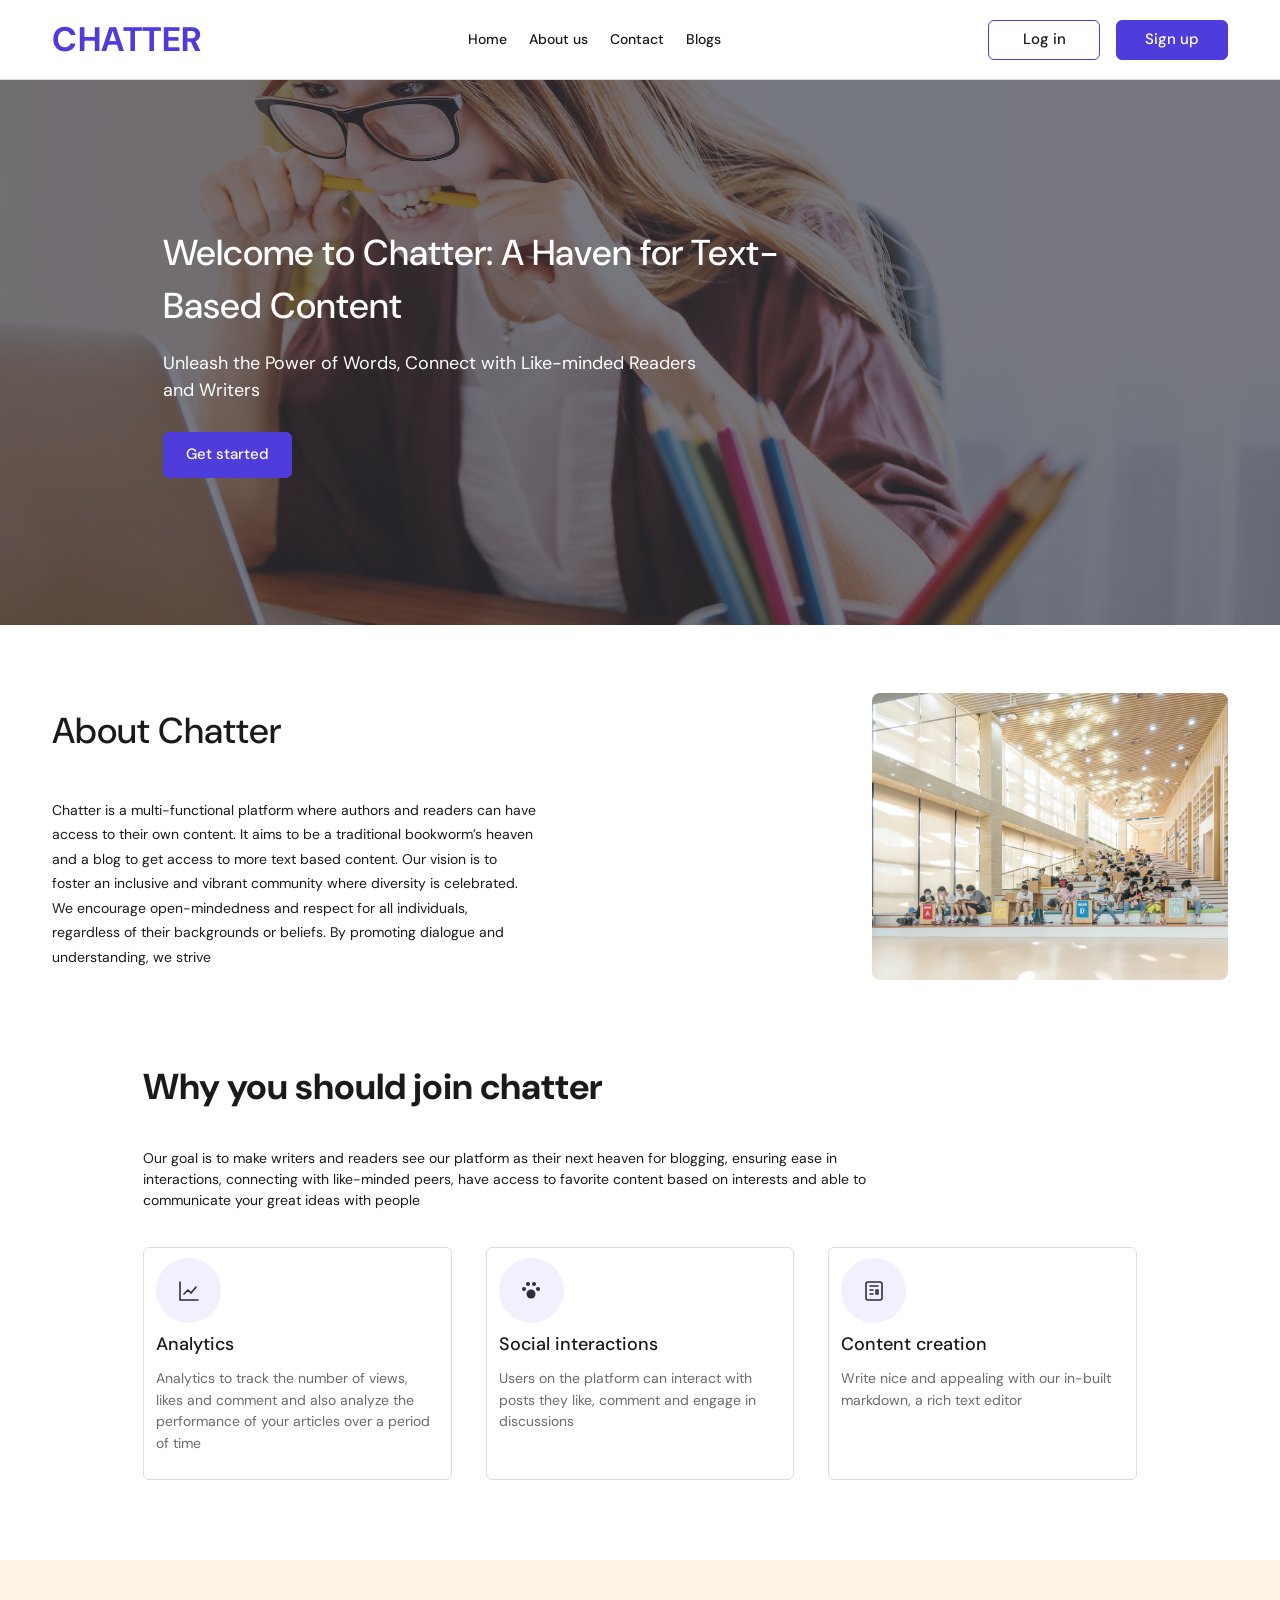
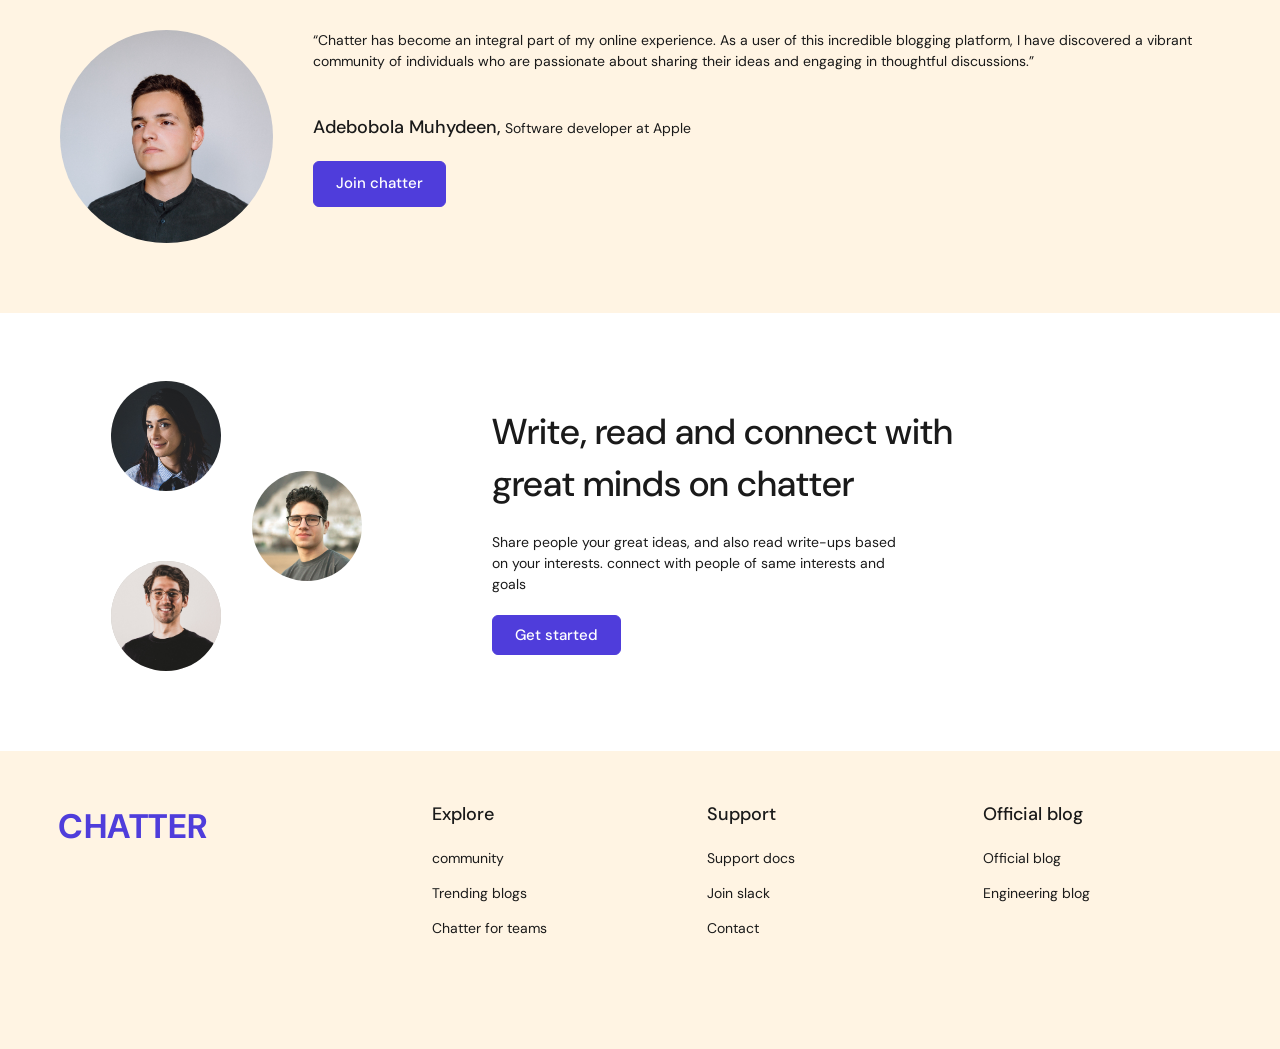
<file: index.html>
<!doctype html>
<html lang="en">
  <head>
    <meta charset="UTF-8" />
    <meta name="viewport" content="width=device-width, initial-scale=1" />
    <title>Chatter: A Haven for Text-Based Content</title>
    <link rel="preconnect" href="https://fonts.googleapis.com" />
    <link rel="preconnect" href="https://fonts.gstatic.com" crossorigin />
    <link
      href="https://fonts.googleapis.com/css2?family=DM+Sans:wght@400;500;700&display=swap"
      rel="stylesheet"
    />
    <link rel="stylesheet" href="style.css" />
  </head>
  <body>
    <header class="navbar">
      <a href="#" class="logo">CHATTER</a>
      <nav class="nav-links" aria-label="Main">
        <a href="#">Home</a>
        <a href="#about">About us</a>
        <a href="#contact">Contact</a>
        <a href="#">Blogs</a>
      </nav>
      <div class="nav-actions">
        <a href="#" class="btn btn-outline">Log in</a>
        <a href="#" class="btn btn-primary">Sign up</a>
      </div>
    </header>

    <main>
      <!-- Hero -->
      <section class="hero">
        <div class="hero-content">
          <h1>Welcome to Chatter: A Haven for Text-Based Content</h1>
          <p>
            Unleash the Power of Words, Connect with Like-minded Readers and
            Writers
          </p>
          <a href="#" class="btn btn-primary">Get started</a>
        </div>
      </section>

      <!-- About -->
      <section class="about" id="about">
        <div class="about-text">
          <h2>About Chatter</h2>
          <p>
            Chatter is a multi-functional platform where authors and readers can
            have access to their own content. It aims to be a traditional
            bookworm’s heaven and a blog to get access to more text based
            content. Our vision is to foster an inclusive and vibrant community
            where diversity is celebrated. We encourage open-mindedness and
            respect for all individuals, regardless of their backgrounds or
            beliefs. By promoting dialogue and understanding, we strive
          </p>
        </div>
        <img
          class="about-img"
          src="images/slide_pic2.jpg"
          alt="Readers sitting on a tiered library staircase"
        />
      </section>

      <!-- Why join -->
      <section class="why">
        <h2>Why you should join chatter</h2>
        <p class="why-intro">
          Our goal is to make writers and readers see our platform as their next
          heaven for blogging, ensuring ease in interactions, connecting with
          like-minded peers, have access to favorite content based on interests
          and able to communicate your great ideas with people
        </p>

        <div class="cards">
          <article class="card">
            <div class="icon">
              <svg
                width="24"
                height="24"
                viewBox="0 0 24 24"
                fill="none"
                stroke="currentColor"
                stroke-width="1.6"
                stroke-linecap="round"
                stroke-linejoin="round"
                aria-hidden="true"
              >
                <path d="M3 3v18h18" />
                <path d="m7 15 4-4 3 3 5-6" />
              </svg>
            </div>
            <h3>Analytics</h3>
            <p>
              Analytics to track the number of views, likes and comment and also
              analyze the performance of your articles over a period of time
            </p>
          </article>

          <article class="card">
            <div class="icon">
              <svg
                width="24"
                height="24"
                viewBox="0 0 24 24"
                fill="currentColor"
                aria-hidden="true"
              >
                <circle cx="12" cy="15" r="4.5" />
                <circle cx="5" cy="10" r="2" />
                <circle cx="19" cy="10" r="2" />
                <circle cx="9" cy="5" r="2" />
                <circle cx="15" cy="5" r="2" />
              </svg>
            </div>
            <h3>Social interactions</h3>
            <p>
              Users on the platform can interact with posts they like, comment
              and engage in discussions
            </p>
          </article>

          <article class="card">
            <div class="icon">
              <svg
                width="24"
                height="24"
                viewBox="0 0 24 24"
                fill="none"
                stroke="currentColor"
                stroke-width="1.6"
                stroke-linecap="round"
                stroke-linejoin="round"
                aria-hidden="true"
              >
                <rect x="4" y="3" width="16" height="18" rx="2" />
                <path d="M8 7h8M8 11h3M8 15h3M14 11h2v4h-2z" />
              </svg>
            </div>
            <h3>Content creation</h3>
            <p>
              Write nice and appealing with our in-built markdown, a rich text
              editor
            </p>
          </article>
        </div>
      </section>

      <!-- Testimonial -->
      <section class="testimonial">
        <img
          class="avatar-lg"
          src="images/tobi.jpg"
          alt="Portrait of Adebobola Muhydeen"
        />
        <div class="testimonial-body">
          <blockquote>
            “Chatter has become an integral part of my online experience. As a
            user of this incredible blogging platform, I have discovered a
            vibrant community of individuals who are passionate about sharing
            their ideas and engaging in thoughtful discussions.”
          </blockquote>
          <p class="author">
            <strong>Adebobola Muhydeen,</strong>
            <span>Software developer at Apple</span>
          </p>
          <a href="#" class="btn btn-primary">Join chatter</a>
        </div>
      </section>

      <!-- CTA -->
      <section class="cta">
        <div class="avatars" aria-hidden="true">
          <img class="av av1" src="images/mercy.jpg" alt="" />
          <img class="av av2" src="images/joshua.jpg" alt="" />
          <img class="av av3" src="images/chris.jpg" alt="" />
        </div>
        <div class="cta-text">
          <h2>Write, read and connect with great minds on chatter</h2>
          <p>
            Share people your great ideas, and also read write-ups based on your
            interests. connect with people of same interests and goals
          </p>
          <a href="#" class="btn btn-primary">Get started</a>
        </div>
      </section>
    </main>

    <footer class="footer" id="contact">
      <a href="#" class="logo">CHATTER</a>
      <div class="footer-col">
        <h4>Explore</h4>
        <a href="#">community</a>
        <a href="#">Trending blogs</a>
        <a href="#">Chatter for teams</a>
      </div>
      <div class="footer-col">
        <h4>Support</h4>
        <a href="#">Support docs</a>
        <a href="#">Join slack</a>
        <a href="#">Contact</a>
      </div>
      <div class="footer-col">
        <h4>Official blog</h4>
        <a href="#">Official blog</a>
        <a href="#">Engineering blog</a>
      </div>
    </footer>
  </body>
</html>
</file>
<file: style.css>
:root {
  --brand: #4f3ddb;
  --brand-dark: #3f2fc0;
  --ink: #1a1a1a;
  --muted: #6b6b6b;
  --cream: #fff4e3;
  --tint: #f1f0fd;
  --border: #dcdce4;
  --font: "DM Sans", system-ui, -apple-system, "Segoe UI", sans-serif;
}

*, *::before, *::after { box-sizing: border-box; }

html { scroll-behavior: smooth; }

body {
  margin: 0;
  font-family: var(--font);
  color: var(--ink);
  background: #fff;
  line-height: 1.5;
}

img { max-width: 100%; display: block; }
a { color: inherit; text-decoration: none; }
h1, h2, h3, h4, p { margin: 0; }

a:focus-visible, .btn:focus-visible {
  outline: 3px solid var(--brand);
  outline-offset: 3px;
}

/* ---------- Buttons ---------- */
.btn {
  display: inline-flex;
  align-items: center;
  justify-content: center;
  padding: 0 22px;
  height: 46px;
  border-radius: 6px;
  font: 500 15px/1 var(--font);
  border: 1.5px solid var(--brand);
  cursor: pointer;
  transition: background-color .15s ease, color .15s ease;
}
.btn-primary { background: var(--brand); color: #fff; }
.btn-primary:hover { background: var(--brand-dark); }
.btn-outline { background: #fff; color: var(--ink); }
.btn-outline:hover { background: var(--tint); }

.logo {
  font-family: "DM Sans", sans-serif;;
  font-size: 34px;
  font-weight: 700;
  letter-spacing: .5px;
  color: var(--brand);
}

/* ---------- Navbar ---------- */
.navbar {
  display: flex;
  align-items: center;
  justify-content: space-between;
  gap: 24px;
  padding: 14px 52px;
  background: #fff;
  border-bottom: 1px solid var(--border);
}
.nav-links { display: flex; gap: 22px; font-size: 14px; font-weight: 500; }
.nav-links a:hover { color: var(--brand); }
.nav-actions { display: flex; gap: 16px; }
.nav-actions .btn { height: 40px; min-width: 112px; }

/* ---------- Hero ---------- */
.hero {
  min-height: 545px;
  display: flex;
  align-items: center;
  padding: 0 163px;
  color: #fff;
  background:
    linear-gradient(rgba(40, 40, 50, .62), rgba(40, 40, 50, .62)),
    url("images/slide_pic.jpg") center / cover no-repeat,
    #6b6d70;
}
.hero-content { max-width: 660px; }
.hero h1 { font-size: 36px; font-weight: 500; line-height: 1.45; }
.hero p { font-size: 18px; margin: 18px 0 28px; max-width: 540px; }

/* ---------- About ---------- */
.about {
  display: flex;
  align-items: center;
  justify-content: space-between;
  gap: 60px;
  padding: 68px 52px 80px;
}
.about-text { flex: 1 1 480px; max-width: 485px; }
.about h2 { font-size: 36px; font-weight: 500; margin-bottom: 40px; }
.about p { font-size: 14px; line-height: 1.75; }
.about-img {
  flex: 0 0 356px;
  width: 356px;
  height: 287px;
  object-fit: cover;
  border-radius: 8px;
  background: #d9d3c7;
}

/* ---------- Why join ---------- */
.why { padding: 0 143px 80px; }
.why h2 { font-size: 36px; font-weight: 700; margin-bottom: 34px; }
.why-intro { font-size: 14px; line-height: 1.5; max-width: 740px; margin: 0 auto 0 0; }

.cards {
  display: grid;
  grid-template-columns: repeat(3, 1fr);
  gap: 34px;
  margin-top: 36px;
}
.card {
  border: 1px solid var(--border);
  border-radius: 6px;
  padding: 10px 12px 24px;
  min-height: 230px;
}
.card .icon {
  width: 65px;
  height: 65px;
  border-radius: 50%;
  background: var(--tint);
  display: grid;
  place-items: center;
  color: #2d2d3a;
  margin-bottom: 8px;
}
.card h3 { font-size: 18px; font-weight: 500; margin-bottom: 10px; }
.card p { font-size: 14px; line-height: 1.55; color: var(--muted); }

/* ---------- Testimonial ---------- */
.testimonial {
  display: flex;
  align-items: flex-start;
  gap: 40px;
  padding: 70px 52px 70px 60px;
  background: var(--cream);
}
.avatar-lg {
  flex: 0 0 213px;
  width: 213px;
  height: 213px;
  border-radius: 50%;
  object-fit: cover;
  background: #b9b3a6;
}
.testimonial-body { flex: 1; }
.testimonial blockquote { margin: 0; font-size: 14px; line-height: 1.5; }
.author { margin: 42px 0 20px; font-size: 14px; }
.author strong { font-size: 18px; font-weight: 500; }

/* ---------- CTA ---------- */
.cta {
  display: flex;
  align-items: center;
  gap: 40px;
  padding: 68px 52px 70px;
}
.avatars { position: relative; flex: 0 0 400px; height: 300px; }
.av {
  position: absolute;
  width: 110px;
  height: 110px;
  border-radius: 50%;
  object-fit: cover;
  background: #c9c6c0;
}
.av1 { top: 0; left: 59px; }
.av2 { top: 90px; left: 200px; }
.av3 { top: 180px; left: 59px; }
.cta-text { flex: 1; max-width: 530px; }
.cta h2 { font-size: 36px; font-weight: 500; line-height: 1.45; margin-bottom: 22px; }
.cta p { font-size: 14px; margin-bottom: 20px; max-width: 420px; }
.cta .btn { height: 40px; }

/* ---------- Footer ---------- */
.footer {
  display: grid;
  grid-template-columns: 1.4fr 1fr 1fr 1fr;
  gap: 30px;
  padding: 50px 52px 110px 58px;
  background: var(--cream);
}
.footer .logo { font-size: 34px; align-self: start; }
.footer-col { display: flex; flex-direction: column; gap: 14px; font-size: 14px; }
.footer-col h4 { font-size: 18px; font-weight: 500; margin-bottom: 6px; }
.footer-col a:hover { color: var(--brand); }

/* ---------- Responsive ---------- */
@media (max-width: 1024px) {
  .hero { padding: 0 60px; }
  .why { padding: 0 52px 70px; }
  .cards { gap: 20px; }
  .about { gap: 32px; }
}

@media (max-width: 800px) {
  .navbar { flex-wrap: wrap; padding: 14px 20px; }
  .nav-links { order: 3; width: 100%; justify-content: center; }
  .hero { min-height: 440px; padding: 0 24px; }
  .hero h1 { font-size: 28px; }
  .about { flex-direction: column; align-items: stretch; padding: 48px 24px; }
  .about-text { max-width: none; flex-basis: auto; }
  .about-img { flex: none; width: 100%; height: auto; aspect-ratio: 356 / 287; }
  .why { padding: 0 24px 56px; }
  .why h2, .about h2, .cta h2 { font-size: 28px; }
  .cards { grid-template-columns: 1fr; }
  .testimonial { flex-direction: column; align-items: center; padding: 48px 24px; }
  .cta { flex-direction: column; padding: 48px 24px; }
  .avatars { flex: none; width: 100%; max-width: 360px; height: 300px; }
  .footer { grid-template-columns: 1fr 1fr; padding: 40px 24px 60px; }
  .footer .logo { grid-column: 1 / -1; }
}

@media (prefers-reduced-motion: reduce) {
  html { scroll-behavior: auto; }
  .btn { transition: none; }
}
</file>
